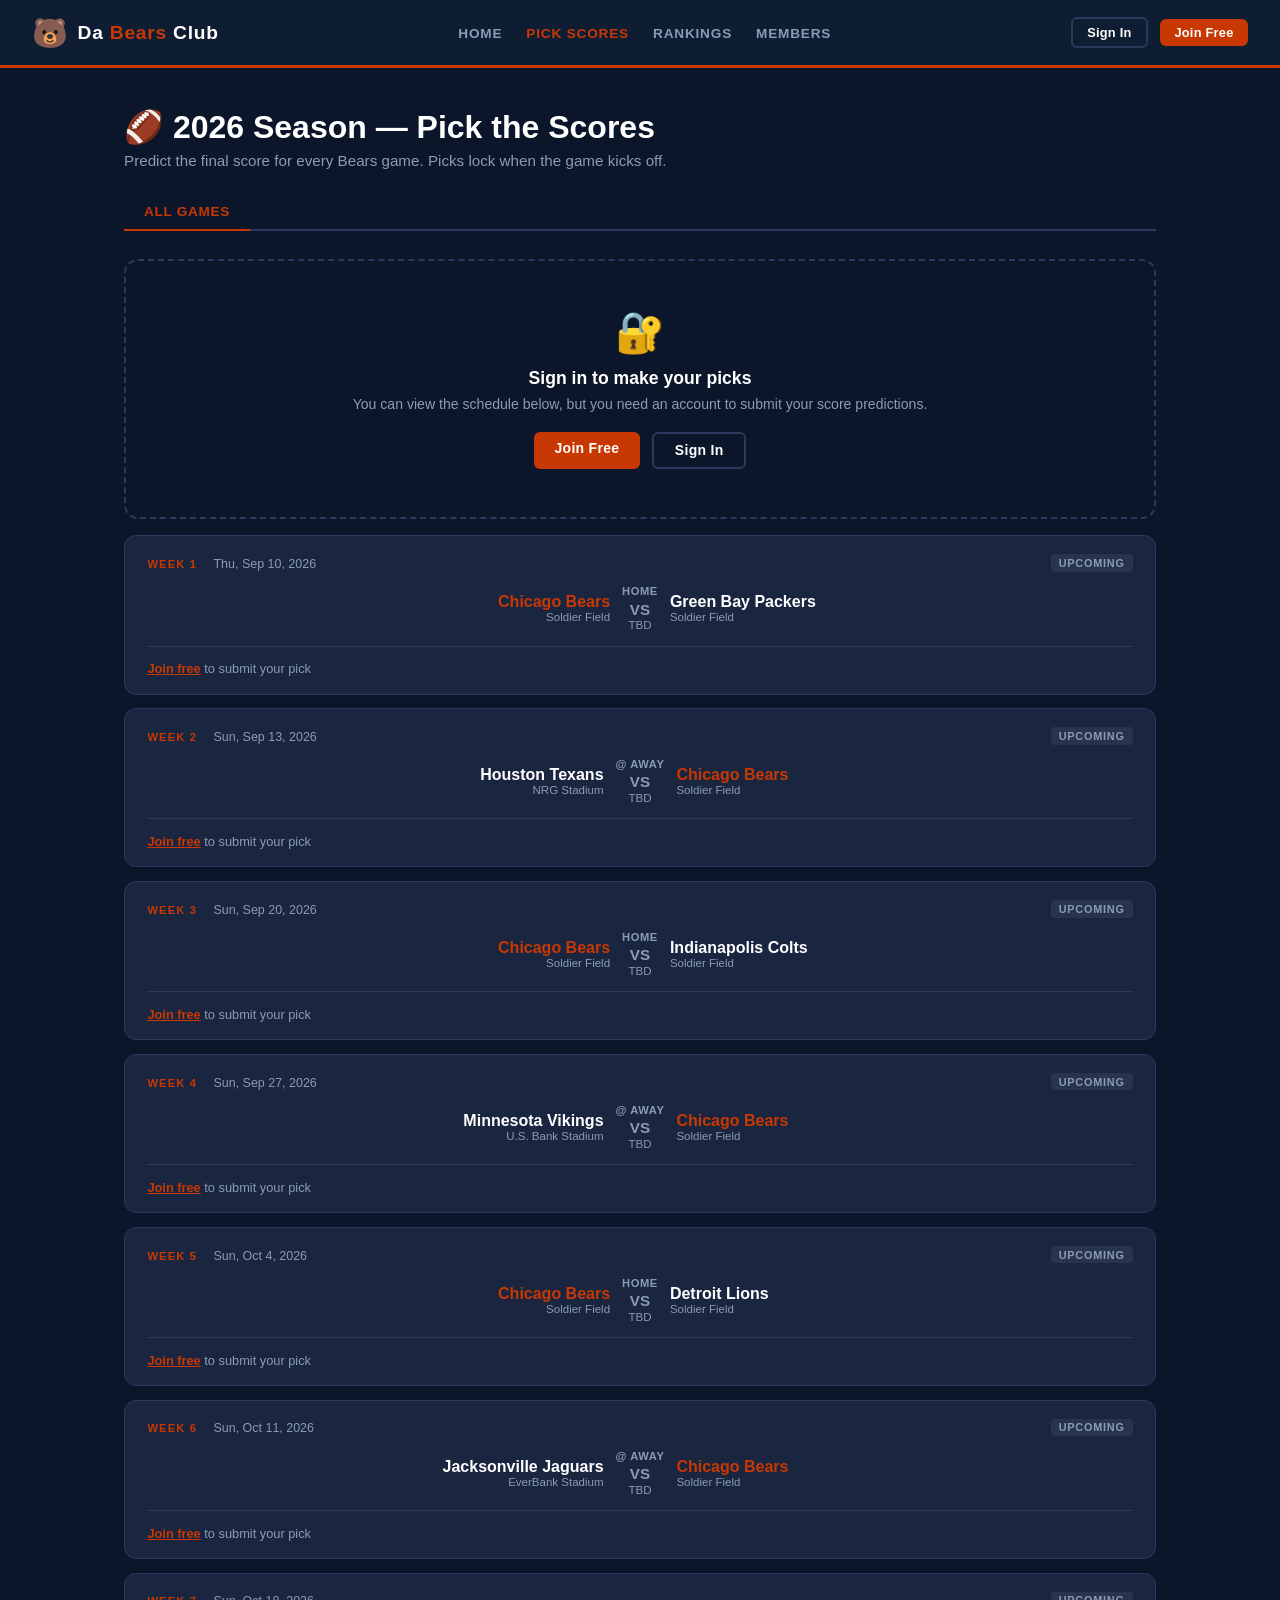
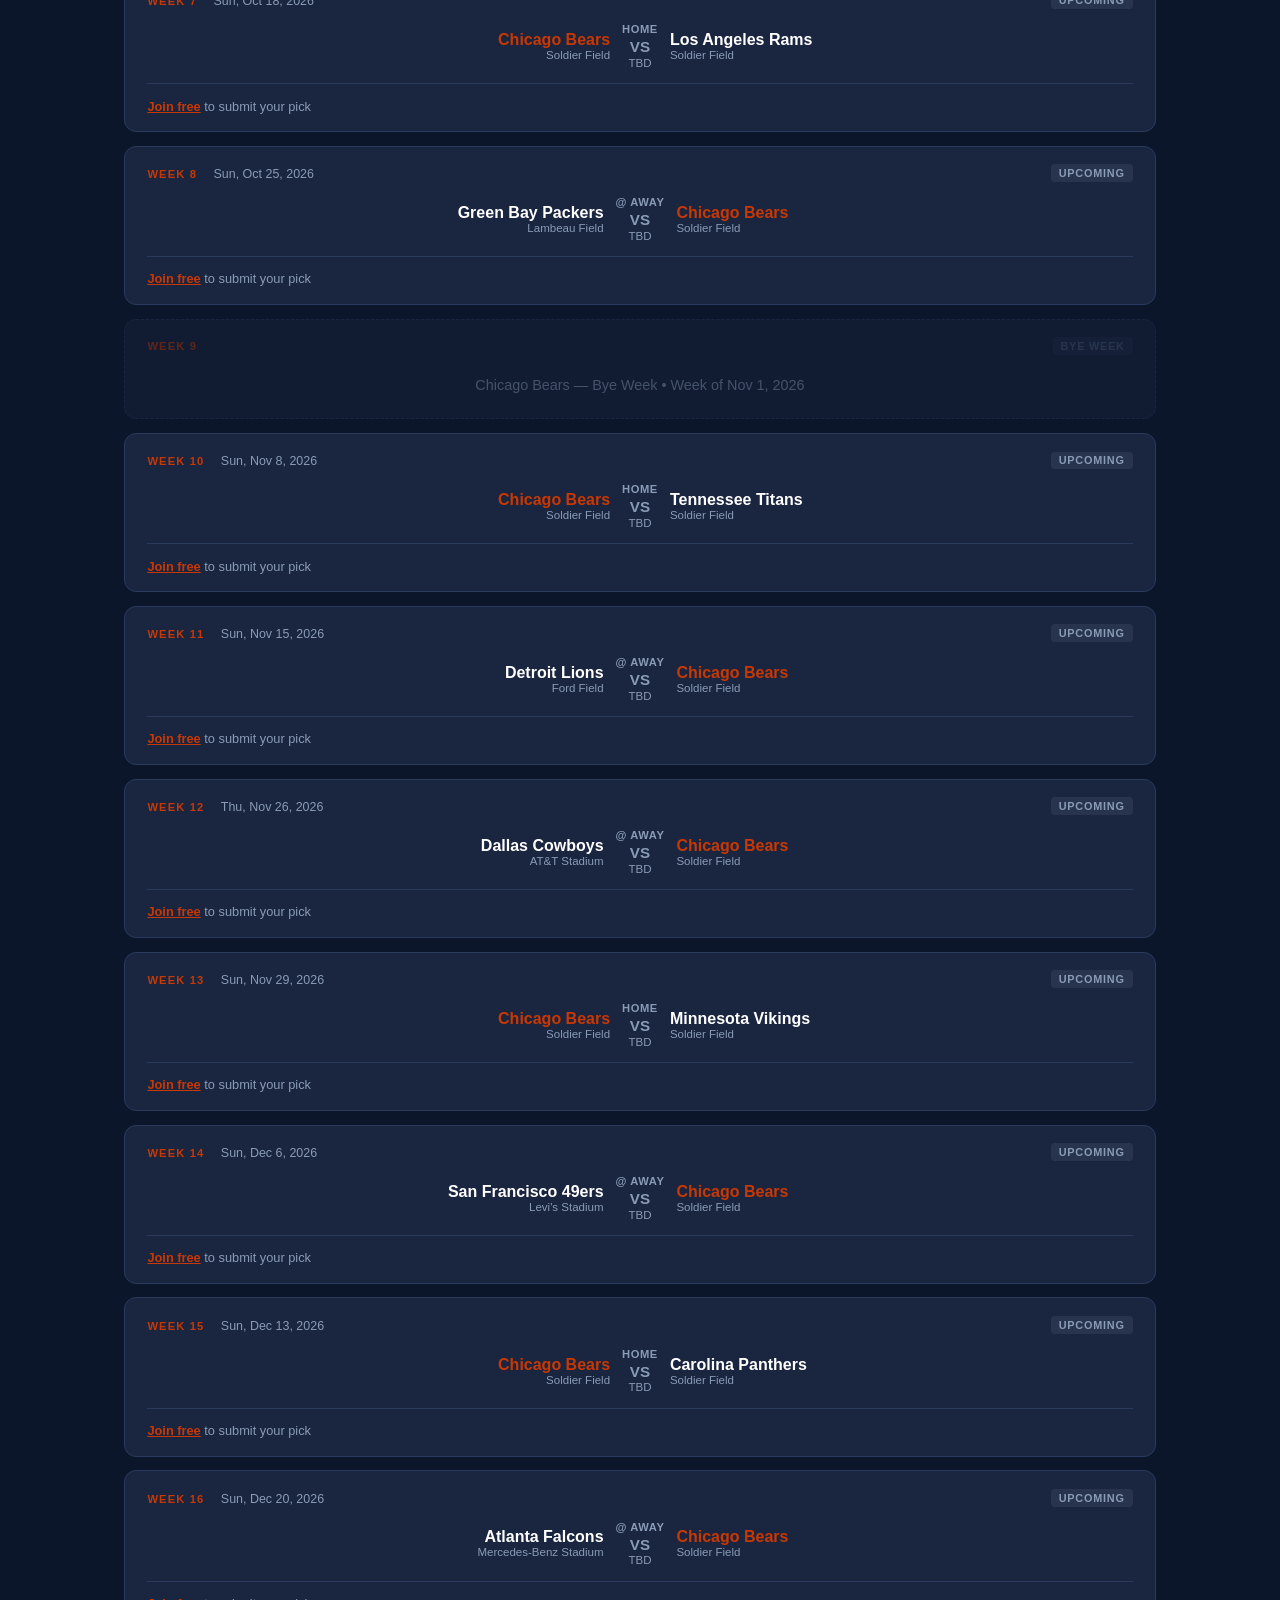
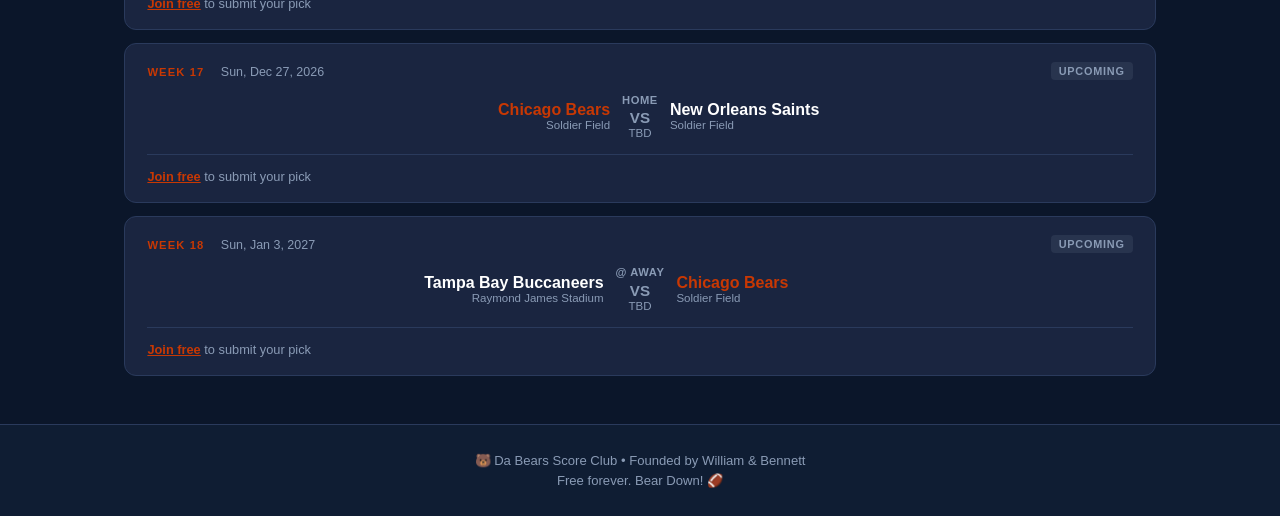
<file: games.html>
<!DOCTYPE html>
<html lang="en">
<head>
  <meta charset="UTF-8">
  <meta name="viewport" content="width=device-width, initial-scale=1.0">
  <title>Pick Scores — Da Bears Score Club</title>
  <link rel="stylesheet" href="style.css">
</head>
<body>

<nav>
  <a href="index.html" class="nav-logo">
    <span class="bear-icon">🐻</span>
    <span class="logo-text">Da <span>Bears</span> Club</span>
  </a>
  <ul class="nav-links">
    <li><a href="index.html">Home</a></li>
    <li><a href="games.html" class="active">Pick Scores</a></li>
    <li><a href="rankings.html">Rankings</a></li>
    <li><a href="members.html">Members</a></li>
  </ul>
  <div class="nav-auth" id="nav-auth"></div>
</nav>

<div class="page-header">
  <h1>🏈 2026 Season — Pick the Scores</h1>
  <p>Predict the final score for every Bears game. Picks lock when the game kicks off.</p>
</div>

<div style="max-width:1080px;margin:0 auto;padding:0 1.5rem 3rem">

  <!-- Stats (logged-in only) -->
  <div id="stats-section" style="display:none;margin-bottom:1.75rem">
    <div class="stats-row" id="stats-row"></div>
  </div>

  <!-- Tabs -->
  <div class="tabs">
    <button class="tab-btn active" onclick="showTab('all', this)">All Games</button>
    <button class="tab-btn" onclick="showTab('mypicks', this)" id="mypicks-tab">My Picks</button>
  </div>

  <!-- Auth prompt (logged-out) -->
  <div id="auth-prompt" style="display:none">
    <div class="auth-prompt">
      <span class="ap-icon">🔐</span>
      <h3>Sign in to make your picks</h3>
      <p>You can view the schedule below, but you need an account to submit your score predictions.</p>
      <div style="display:flex;gap:0.75rem;justify-content:center">
        <a href="register.html" class="btn btn-primary">Join Free</a>
        <a href="login.html" class="btn btn-outline">Sign In</a>
      </div>
    </div>
  </div>

  <!-- Games list -->
  <div class="games-grid" id="games-list"></div>

  <!-- My picks tab content -->
  <div id="mypicks-content" style="display:none">
    <div class="games-grid" id="mypicks-list"></div>
  </div>

</div>

<!-- Footer -->
<footer>
  <div>🐻 Da Bears Score Club &bull; Founded by William &amp; Bennett</div>
  <div>Free forever. Bear Down! 🏈</div>
</footer>

<script src="app.js"></script>
<script>
let activeTab = 'all';
let currentUser = null;

function showTab(tab, btn) {
  activeTab = tab;
  document.querySelectorAll('.tab-btn').forEach(b => b.classList.remove('active'));
  btn.classList.add('active');
  document.getElementById('games-list').style.display     = tab === 'all'     ? 'flex' : 'none';
  document.getElementById('mypicks-content').style.display = tab === 'mypicks' ? 'block' : 'none';
}

function ptsBadge(pts) {
  if (pts === null) return '';
  const cls = pts === 10 ? 'pts-10' : pts === 7 ? 'pts-7' : pts === 5 ? 'pts-5' : pts === 3 ? 'pts-3' : 'pts-0';
  const lbl = pts === 10 ? '🎯 10 pts — EXACT!' : pts === 7 ? '⭐ 7 pts' : pts === 5 ? '5 pts' : pts === 3 ? '3 pts' : '0 pts';
  return `<span class="pick-result-pts ${cls}">${lbl}</span>`;
}

function renderGameCard(game, user, showPickForm) {
  const isBye = !!game.isBye;
  if (isBye) {
    return `<div class="game-card is-bye">
      <div class="game-meta-row">
        <span class="game-week-label">Week ${game.week}</span>
        <span class="game-status-tag status-bye">BYE WEEK</span>
      </div>
      <div style="text-align:center;color:var(--gray);padding:0.5rem 0;font-size:0.9rem">Chicago Bears — Bye Week &bull; ${game.date}</div>
    </div>`;
  }

  const homeTeam = game.home ? 'Chicago Bears' : game.opp;
  const awayTeam = game.home ? game.opp       : 'Chicago Bears';
  const homeIsB  = game.home;
  const awayIsB  = !game.home;

  let matchupHTML = '';
  if (game.complete) {
    const bearsFinal = game.finalBears;
    const oppFinal   = game.finalOpp;
    const homeScore  = game.home ? bearsFinal : oppFinal;
    const awayScore  = game.home ? oppFinal   : bearsFinal;
    matchupHTML = `<div class="game-matchup">
      <div class="team-block" style="text-align:right">
        <div class="team-name-main ${homeIsB?'is-bears':''}">${homeTeam}</div>
        <div class="team-location-small">${game.home ? 'Soldier Field' : game.venue}</div>
      </div>
      <div class="vs-block">
        <div class="at-home-tag">${game.home ? 'HOME' : '@ AWAY'}</div>
        <div class="vs-final">${homeScore} – ${awayScore}</div>
        <div style="font-size:0.7rem;color:#5bd378;margin-top:0.15rem">FINAL</div>
      </div>
      <div class="team-block">
        <div class="team-name-main ${awayIsB?'is-bears':''}">${awayTeam}</div>
        <div class="team-location-small">${!game.home ? 'Soldier Field' : game.venue}</div>
      </div>
    </div>`;
  } else {
    matchupHTML = `<div class="game-matchup">
      <div class="team-block" style="text-align:right">
        <div class="team-name-main ${homeIsB?'is-bears':''}">${homeTeam}</div>
        <div class="team-location-small">${game.home ? 'Soldier Field' : game.venue}</div>
      </div>
      <div class="vs-block">
        <div class="at-home-tag">${game.home ? 'HOME' : '@ AWAY'}</div>
        <div style="font-size:0.95rem;color:var(--gray);font-weight:700">VS</div>
        <div style="font-size:0.72rem;color:var(--gray);margin-top:0.1rem">${game.time}</div>
      </div>
      <div class="team-block">
        <div class="team-name-main ${awayIsB?'is-bears':''}">${awayTeam}</div>
        <div class="team-location-small">${!game.home ? 'Soldier Field' : game.venue}</div>
      </div>
    </div>`;
  }

  let pickHTML = '';
  if (showPickForm && !game.complete) {
    const pick = user ? getUserPick(user.id, game.id) : null;
    const bVal = pick ? pick.bearsScore : '';
    const oVal = pick ? pick.oppScore   : '';
    const hasPick = pick !== null;

    // Label order: Bears score first if home, opp score first if away
    const leftLabel  = game.home ? 'Bears' : game.opp;
    const rightLabel = game.home ? game.opp : 'Bears';
    const leftId     = `h_${game.id}`;
    const rightId    = `a_${game.id}`;
    const leftVal    = game.home ? bVal : oVal;
    const rightVal   = game.home ? oVal : bVal;

    pickHTML = `
      <div class="pick-row">
        <div style="display:flex;align-items:center;gap:0.5rem;flex-wrap:wrap">
          <span style="font-size:0.78rem;color:var(--gray);font-weight:700;text-transform:uppercase;letter-spacing:0.05em">Your Pick:</span>
          <div class="pick-inputs">
            <span style="font-size:0.75rem;color:var(--gray)">${leftLabel}</span>
            <input type="number" class="score-input" id="${leftId}" min="0" max="99" value="${leftVal}" placeholder="—">
            <span class="score-dash">–</span>
            <input type="number" class="score-input" id="${rightId}" min="0" max="99" value="${rightVal}" placeholder="—">
            <span style="font-size:0.75rem;color:var(--gray)">${rightLabel}</span>
          </div>
        </div>
        <div class="pick-actions">
          ${hasPick ? `<span class="pick-saved-tag" id="saved_${game.id}">✓ SAVED</span>` : `<span style="font-size:0.72rem;color:var(--gray)" id="saved_${game.id}"></span>`}
          <button class="btn btn-primary btn-sm" onclick="submitPick('${game.id}','${leftId}','${rightId}','${game.home}')">
            ${hasPick ? 'Update' : 'Save Pick'}
          </button>
        </div>
      </div>`;
  } else if (game.complete && user) {
    const pick = getUserPick(user.id, game.id);
    if (pick) {
      const pts = calcPoints(pick, game);
      const pHome = game.home ? pick.bearsScore : pick.oppScore;
      const pAway = game.home ? pick.oppScore   : pick.bearsScore;
      pickHTML = `
        <div class="pick-row">
          <div style="display:flex;align-items:center;gap:0.6rem;flex-wrap:wrap">
            <span style="font-size:0.78rem;color:var(--gray)">Your pick:</span>
            <span style="font-weight:800">${pHome} – ${pAway}</span>
            ${ptsBadge(pts)}
          </div>
        </div>`;
    } else if (showPickForm) {
      pickHTML = `<div class="pick-row"><span style="font-size:0.78rem;color:var(--gray)">You didn't pick this game.</span></div>`;
    }
  } else if (!game.complete && !user) {
    pickHTML = `<div class="pick-row">
      <span style="font-size:0.8rem;color:var(--gray)"><a href="register.html" style="color:var(--orange);font-weight:700">Join free</a> to submit your pick</span>
    </div>`;
  }

  const statusTag = game.complete
    ? '<span class="game-status-tag status-complete">Final</span>'
    : '<span class="game-status-tag status-upcoming">Upcoming</span>';

  return `<div class="game-card ${game.complete?'is-complete':''}">
    <div class="game-meta-row">
      <div>
        <span class="game-week-label">Week ${game.week}</span>
        <span class="game-date-label" style="margin-left:0.75rem">${game.date}</span>
      </div>
      ${statusTag}
    </div>
    ${matchupHTML}
    ${pickHTML}
  </div>`;
}

async function submitPick(gameId, leftId, rightId, homeIsBears) {
  homeIsBears = homeIsBears === 'true' || homeIsBears === true;
  const leftVal  = parseInt(document.getElementById(leftId).value)  || 0;
  const rightVal = parseInt(document.getElementById(rightId).value) || 0;
  const bearsScore = homeIsBears ? leftVal  : rightVal;
  const oppScore   = homeIsBears ? rightVal : leftVal;

  const res = await savePick(gameId, bearsScore, oppScore);
  const savedEl = document.getElementById('saved_' + gameId);
  if (res.ok) {
    if (savedEl) {
      savedEl.className = 'pick-saved-tag';
      savedEl.textContent = '✓ SAVED';
    }
    // Update button text
    const btn = savedEl ? savedEl.nextElementSibling : null;
    if (btn) btn.textContent = 'Update';
  } else {
    alert(res.err);
  }
}

function renderStats(user) {
  const stats = userStats(user.id);
  const section = document.getElementById('stats-section');
  const row     = document.getElementById('stats-row');
  section.style.display = 'block';
  row.innerHTML = `
    <div class="stat-card"><div class="stat-value">${stats.picks}</div><div class="stat-label">Picks Made</div></div>
    <div class="stat-card"><div class="stat-value">${stats.total}</div><div class="stat-label">Total Points</div></div>
    <div class="stat-card"><div class="stat-value">${stats.exact}</div><div class="stat-label">Exact Scores</div></div>
    <div class="stat-card"><div class="stat-value">${stats.correct}</div><div class="stat-label">Correct Results</div></div>
  `;
}

function renderMyPicks(user) {
  const list = document.getElementById('mypicks-list');
  const picks = getPicks().filter(p => p.userId === user.id);
  const pickedGames = SCHEDULE.filter(g => !g.isBye && picks.find(p => p.gameId === g.id));
  if (pickedGames.length === 0) {
    list.innerHTML = `<div class="empty-state"><span class="es-icon">🏈</span><p>You haven't made any picks yet.<br><a href="#" onclick="showTab('all', document.querySelector('.tab-btn'));return false" style="color:var(--orange);font-weight:700">Go pick some scores!</a></p></div>`;
    return;
  }
  list.innerHTML = pickedGames.map(g => renderGameCard(g, user, true)).join('');
}

// ── INIT ──────────────────────────────────────────────────
document.addEventListener('DOMContentLoaded', async () => {
  await DB_READY;
  currentUser = getCurrentUser();
  const authPrompt = document.getElementById('auth-prompt');
  const gamesList  = document.getElementById('games-list');
  const myPicksTab = document.getElementById('mypicks-tab');

  if (!currentUser) {
    authPrompt.style.display = 'block';
    myPicksTab.style.display = 'none';
  } else {
    renderStats(currentUser);
  }

  // Render all games
  gamesList.innerHTML = SCHEDULE.map(g => renderGameCard(g, currentUser, !!currentUser)).join('');

  // My picks tab
  if (currentUser) {
    document.getElementById('mypicks-content').innerHTML = `<div class="games-grid" id="mypicks-list"></div>`;
  }
});

// Override showTab to also render my picks lazily
const _origShowTab = showTab;
window.showTab = function(tab, btn) {
  _origShowTab(tab, btn);
  if (tab === 'mypicks' && currentUser) {
    renderMyPicks(currentUser);
  }
};
</script>

</body>
</html>
</file>
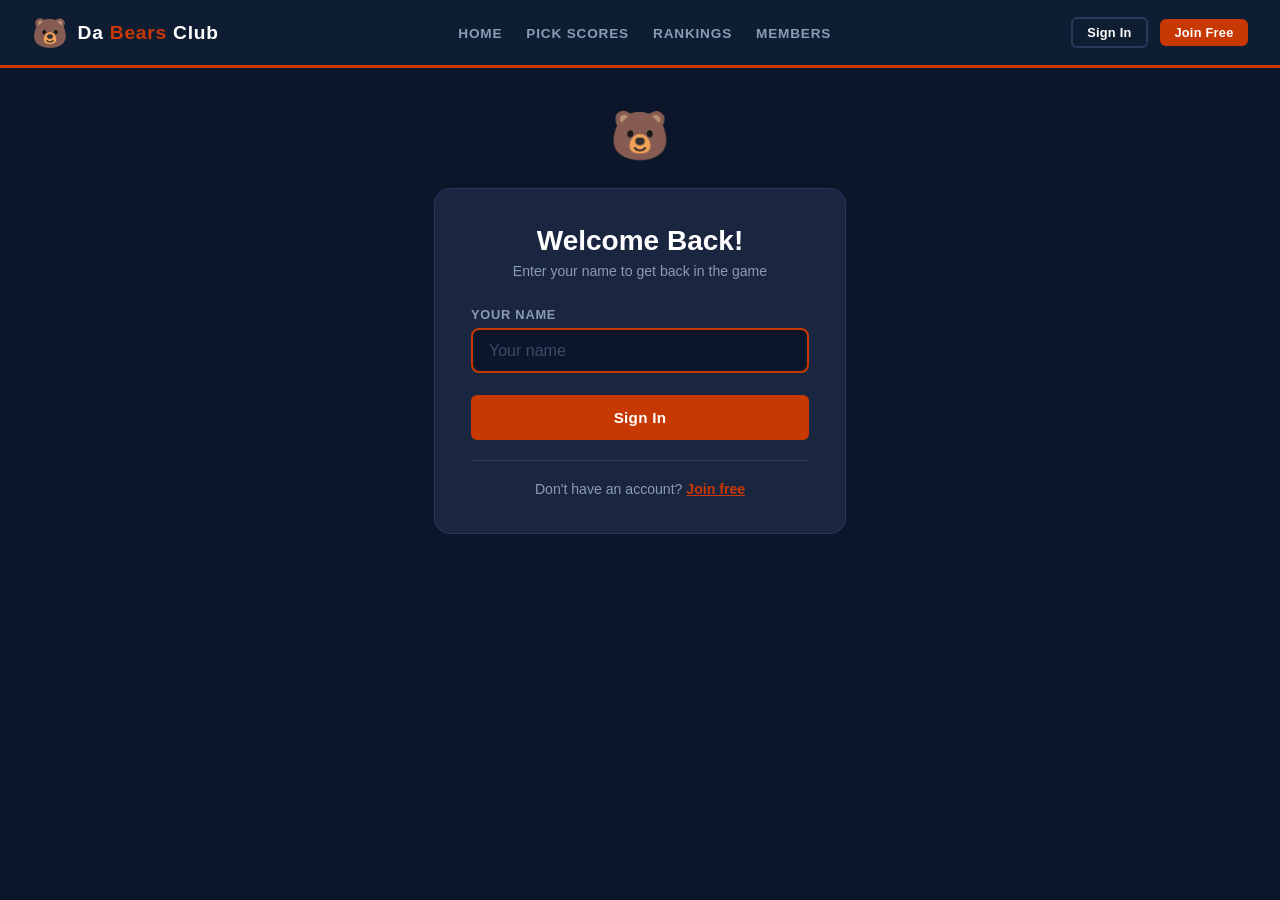
<file: login.html>
<!DOCTYPE html>
<html lang="en">
<head>
  <meta charset="UTF-8">
  <meta name="viewport" content="width=device-width, initial-scale=1.0">
  <title>Sign In — Da Bears Score Club</title>
  <link rel="stylesheet" href="style.css">
</head>
<body>

<nav>
  <a href="index.html" class="nav-logo">
    <span class="bear-icon">🐻</span>
    <span class="logo-text">Da <span>Bears</span> Club</span>
  </a>
  <ul class="nav-links">
    <li><a href="index.html">Home</a></li>
    <li><a href="games.html">Pick Scores</a></li>
    <li><a href="rankings.html">Rankings</a></li>
    <li><a href="members.html">Members</a></li>
  </ul>
  <div class="nav-auth" id="nav-auth"></div>
</nav>

<div class="form-container">
  <span class="form-top-icon">🐻</span>

  <div class="form-card">
    <h1 class="form-title">Welcome Back!</h1>
    <p class="form-subtitle">Enter your name to get back in the game</p>

    <div id="msg"></div>

    <form id="login-form">
      <div class="form-group">
        <label class="form-label" for="username">Your Name</label>
        <input type="text" id="username" class="form-input" placeholder="Your name" required autofocus>
      </div>

      <button type="submit" class="btn btn-primary" style="width:100%;padding:0.85rem;margin-top:0.25rem;font-size:0.95rem">
        Sign In
      </button>
    </form>

    <hr class="divider">
    <p style="text-align:center;color:var(--gray);font-size:0.88rem">
      Don't have an account?
      <a href="register.html" style="color:var(--orange);font-weight:700">Join free</a>
    </p>
  </div>
</div>

<script src="app.js"></script>
<script>
  document.addEventListener('DOMContentLoaded', async () => {
    await DB_READY;
    if (isLoggedIn()) { window.location.href = 'games.html'; return; }

    document.getElementById('login-form').addEventListener('submit', function(e) {
      e.preventDefault();
      const uname = document.getElementById('username').value;
      const msg   = document.getElementById('msg');
      const res   = login(uname);

      if (res.ok) {
        msg.innerHTML = '<div class="alert alert-success">✅ Signed in! Redirecting...</div>';
        const params = new URLSearchParams(location.search);
        setTimeout(() => location.href = params.get('r') || 'games.html', 1000);
      } else {
        msg.innerHTML = `<div class="alert alert-error">⚠️ ${res.err}</div>`;
      }
    });
  });
</script>

</body>
</html>
</file>
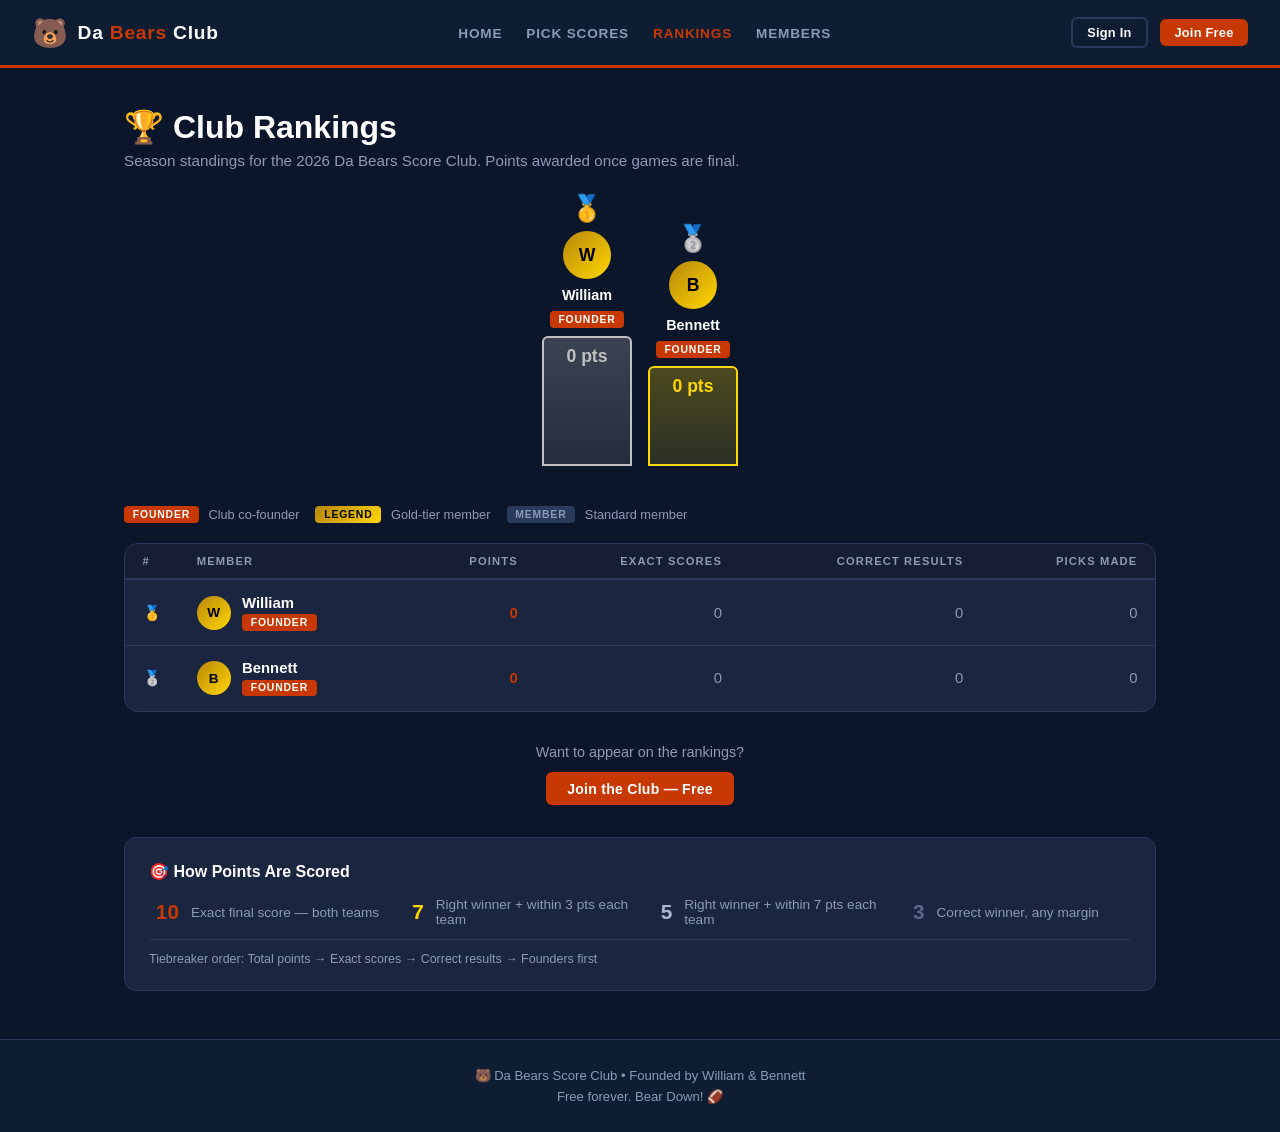
<file: rankings.html>
<!DOCTYPE html>
<html lang="en">
<head>
  <meta charset="UTF-8">
  <meta name="viewport" content="width=device-width, initial-scale=1.0">
  <title>Rankings — Da Bears Score Club</title>
  <link rel="stylesheet" href="style.css">
</head>
<body>

<nav>
  <a href="index.html" class="nav-logo">
    <span class="bear-icon">🐻</span>
    <span class="logo-text">Da <span>Bears</span> Club</span>
  </a>
  <ul class="nav-links">
    <li><a href="index.html">Home</a></li>
    <li><a href="games.html">Pick Scores</a></li>
    <li><a href="rankings.html" class="active">Rankings</a></li>
    <li><a href="members.html">Members</a></li>
  </ul>
  <div class="nav-auth" id="nav-auth"></div>
</nav>

<div class="page-header">
  <h1>🏆 Club Rankings</h1>
  <p>Season standings for the 2026 Da Bears Score Club. Points awarded once games are final.</p>
</div>

<div style="max-width:1080px;margin:0 auto;padding:0 1.5rem 3rem">

  <!-- Top 3 podium (rendered dynamically) -->
  <div id="podium" style="display:none;justify-content:center;align-items:flex-end;gap:1rem;margin-bottom:2.5rem;flex-wrap:wrap"></div>

  <!-- Legend / info strip -->
  <div style="display:flex;gap:1rem;align-items:center;flex-wrap:wrap;margin-bottom:1.25rem">
    <div style="display:flex;gap:0.6rem;align-items:center;font-size:0.8rem;color:var(--gray)">
      <span class="badge badge-founder">Founder</span> Club co-founder
    </div>
    <div style="display:flex;gap:0.6rem;align-items:center;font-size:0.8rem;color:var(--gray)">
      <span class="badge badge-legend">Legend</span> Gold-tier member
    </div>
    <div style="display:flex;gap:0.6rem;align-items:center;font-size:0.8rem;color:var(--gray)">
      <span class="badge badge-member">Member</span> Standard member
    </div>
  </div>

  <!-- Main table -->
  <div class="rankings-wrap">
    <table class="rankings-table">
      <thead>
        <tr>
          <th style="width:50px">#</th>
          <th>Member</th>
          <th style="text-align:right">Points</th>
          <th style="text-align:right">Exact Scores</th>
          <th style="text-align:right">Correct Results</th>
          <th style="text-align:right">Picks Made</th>
        </tr>
      </thead>
      <tbody id="rankings-body">
        <tr><td colspan="6" style="text-align:center;padding:2rem;color:var(--gray)">Loading...</td></tr>
      </tbody>
    </table>
  </div>

  <!-- CTA for non-members -->
  <div id="join-cta" style="display:none;margin-top:2rem;text-align:center">
    <div style="color:var(--gray);font-size:0.9rem;margin-bottom:0.75rem">Want to appear on the rankings?</div>
    <a href="register.html" class="btn btn-primary">Join the Club — Free</a>
  </div>

  <!-- Points guide -->
  <div class="card" style="margin-top:2rem">
    <h3 style="font-size:1rem;font-weight:800;margin-bottom:1rem">🎯 How Points Are Scored</h3>
    <div style="display:grid;grid-template-columns:repeat(auto-fit,minmax(200px,1fr));gap:0.75rem;font-size:0.85rem">
      <div style="display:flex;align-items:center;gap:0.75rem">
        <span style="font-size:1.3rem;font-weight:900;color:var(--orange);width:30px;text-align:right">10</span>
        <span style="color:var(--gray)">Exact final score — both teams</span>
      </div>
      <div style="display:flex;align-items:center;gap:0.75rem">
        <span style="font-size:1.3rem;font-weight:900;color:var(--gold);width:30px;text-align:right">7</span>
        <span style="color:var(--gray)">Right winner + within 3 pts each team</span>
      </div>
      <div style="display:flex;align-items:center;gap:0.75rem">
        <span style="font-size:1.3rem;font-weight:900;color:#aab8d0;width:30px;text-align:right">5</span>
        <span style="color:var(--gray)">Right winner + within 7 pts each team</span>
      </div>
      <div style="display:flex;align-items:center;gap:0.75rem">
        <span style="font-size:1.3rem;font-weight:900;color:#5a6a8a;width:30px;text-align:right">3</span>
        <span style="color:var(--gray)">Correct winner, any margin</span>
      </div>
    </div>
    <div style="font-size:0.78rem;color:var(--gray);margin-top:0.75rem;border-top:1px solid var(--border);padding-top:0.75rem">
      Tiebreaker order: Total points → Exact scores → Correct results → Founders first
    </div>
  </div>

</div>

<footer>
  <div>🐻 Da Bears Score Club &bull; Founded by William &amp; Bennett</div>
  <div>Free forever. Bear Down! 🏈</div>
</footer>

<script src="app.js"></script>
<script>
function rankIcon(i) {
  if (i === 0) return '🥇';
  if (i === 1) return '🥈';
  if (i === 2) return '🥉';
  return '';
}

function renderPodium(ranked) {
  if (ranked.length === 0) return;
  const podium = document.getElementById('podium');

  const top = ranked.slice(0, Math.min(3, ranked.length));
  // Reorder: 2nd, 1st, 3rd (classic podium)
  const order = top.length === 1 ? [top[0]] :
                top.length === 2 ? [top[0], top[1]] :
                [top[1], top[0], top[2]];
  const heights = top.length === 1 ? ['130px'] :
                  top.length === 2 ? ['130px','100px'] :
                  ['100px','130px','85px'];

  podium.style.display = 'flex';
  podium.innerHTML = order.map((u, oi) => {
    const realRank = ranked.indexOf(u);
    const h = heights[oi];
    const avClass = u.memberType === 'legend' ? 'player-avatar-sm legend-av' : 'player-avatar-sm';
    const medalColors = ['#C0C0C0','#FFD700','#CD7F32'];
    const medal = medalColors[realRank] || 'var(--border)';
    return `<div style="text-align:center;display:flex;flex-direction:column;align-items:center;gap:0.5rem">
      <div style="font-size:1.6rem">${rankIcon(realRank)}</div>
      <div class="${avClass}" style="width:48px;height:48px;font-size:1.1rem">${u.displayName[0].toUpperCase()}</div>
      <div style="font-weight:700;font-size:0.9rem">${u.displayName}</div>
      <div style="font-size:0.75rem">${badgeHTML(u)}</div>
      <div style="width:90px;height:${h};background:linear-gradient(to top,${medal}22,${medal}44);border:2px solid ${medal};border-radius:6px 6px 0 0;display:flex;align-items:flex-start;justify-content:center;padding-top:0.5rem">
        <span style="font-size:1.1rem;font-weight:900;color:${medal}">${u.total} pts</span>
      </div>
    </div>`;
  }).join('');
}

function renderTable(ranked) {
  const tbody = document.getElementById('rankings-body');
  const user  = getCurrentUser();

  if (ranked.length === 0) {
    tbody.innerHTML = `<tr><td colspan="6">
      <div class="empty-state">
        <span class="es-icon">🏆</span>
        <p>No members yet — <a href="register.html" style="color:var(--orange);font-weight:700">be the first to join!</a></p>
      </div>
    </td></tr>`;
    return;
  }

  tbody.innerHTML = ranked.map((u, i) => {
    const rankClass = i === 0 ? 'rank-1' : i === 1 ? 'rank-2' : i === 2 ? 'rank-3' : '';
    const isMe = user && user.id === u.id;
    const avClass = u.memberType === 'legend' ? 'player-avatar-sm legend-av' : 'player-avatar-sm';
    return `<tr class="${isMe?'is-current-user':''}">
      <td class="rank-num ${rankClass}">${rankIcon(i) || (i+1)}</td>
      <td>
        <div class="player-cell">
          <div class="${avClass}">${u.displayName[0].toUpperCase()}</div>
          <div>
            <div class="player-name-main">${u.displayName}${isMe ? ' <span style="font-size:0.7rem;color:var(--gray)">(you)</span>' : ''}</div>
            <div style="display:flex;gap:0.35rem;margin-top:0.2rem;flex-wrap:wrap">
              ${badgeHTML(u)}
              ${u.isFounder ? '' : ''}
            </div>
          </div>
        </div>
      </td>
      <td style="text-align:right" class="pts-main">${u.total}</td>
      <td style="text-align:right" class="sub-stat">${u.exact}</td>
      <td style="text-align:right" class="sub-stat">${u.correct}</td>
      <td style="text-align:right" class="sub-stat">${u.picks}</td>
    </tr>`;
  }).join('');
}

document.addEventListener('DOMContentLoaded', async () => {
  await DB_READY;
  const ranked = getRankings();
  const user   = getCurrentUser();

  renderPodium(ranked);
  renderTable(ranked);

  if (!user) {
    document.getElementById('join-cta').style.display = 'block';
  }
});
</script>

</body>
</html>
</file>
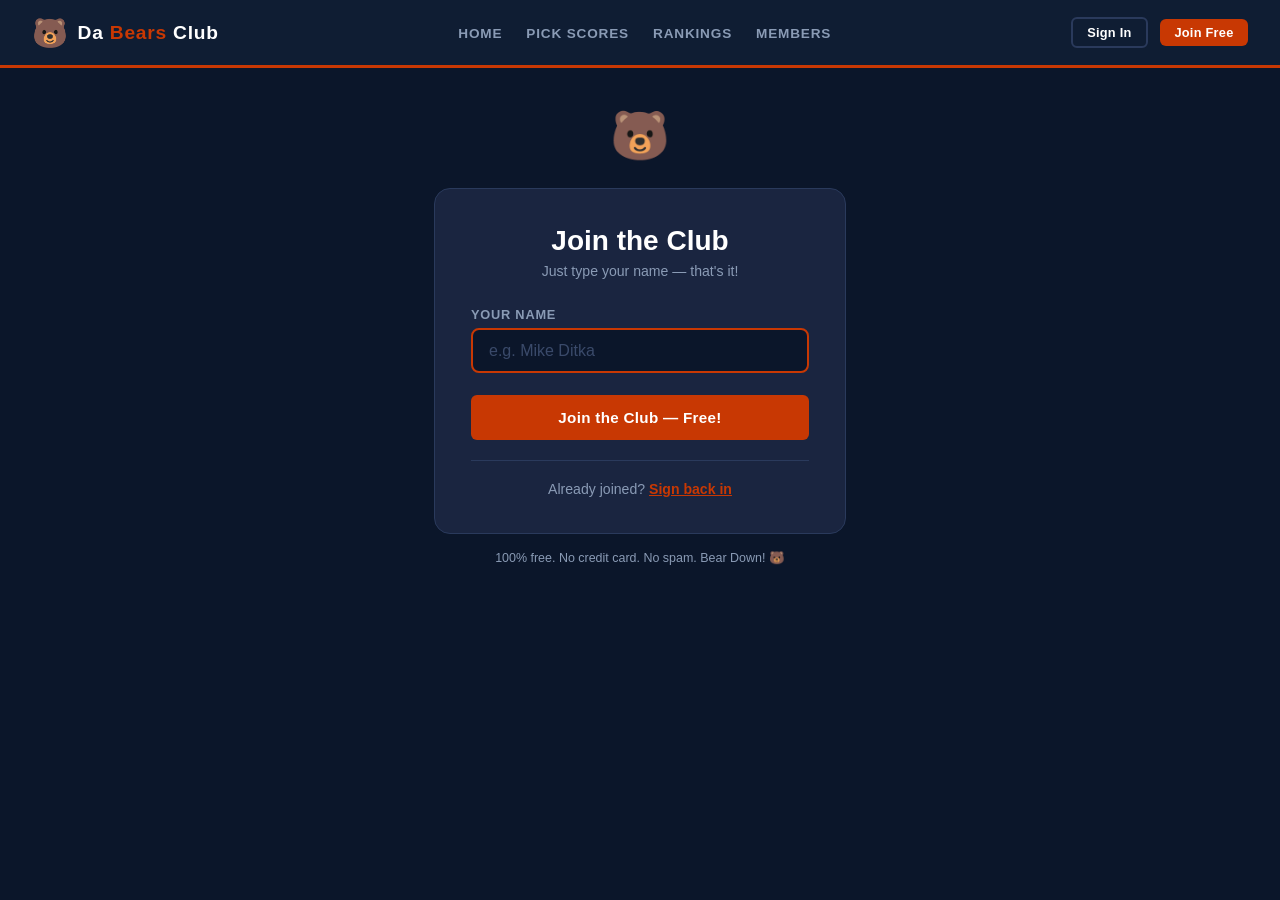
<file: register.html>
<!DOCTYPE html>
<html lang="en">
<head>
  <meta charset="UTF-8">
  <meta name="viewport" content="width=device-width, initial-scale=1.0">
  <title>Join the Club — Da Bears Score Club</title>
  <link rel="stylesheet" href="style.css">
</head>
<body>

<nav>
  <a href="index.html" class="nav-logo">
    <span class="bear-icon">🐻</span>
    <span class="logo-text">Da <span>Bears</span> Club</span>
  </a>
  <ul class="nav-links">
    <li><a href="index.html">Home</a></li>
    <li><a href="games.html">Pick Scores</a></li>
    <li><a href="rankings.html">Rankings</a></li>
    <li><a href="members.html">Members</a></li>
  </ul>
  <div class="nav-auth" id="nav-auth"></div>
</nav>

<div class="form-container">
  <span class="form-top-icon">🐻</span>

  <div class="form-card">
    <h1 class="form-title">Join the Club</h1>
    <p class="form-subtitle">Just type your name — that's it!</p>

    <div id="msg"></div>

    <form id="reg-form">
      <div class="form-group">
        <label class="form-label" for="displayName">Your Name</label>
        <input type="text" id="displayName" class="form-input" placeholder="e.g. Mike Ditka" maxlength="30" required autofocus>
      </div>

      <button type="submit" class="btn btn-primary" style="width:100%;padding:0.85rem;margin-top:0.25rem;font-size:0.95rem">
        Join the Club — Free!
      </button>
    </form>

    <hr class="divider">
    <p style="text-align:center;color:var(--gray);font-size:0.88rem">
      Already joined?
      <a href="login.html" style="color:var(--orange);font-weight:700">Sign back in</a>
    </p>
  </div>

  <p style="text-align:center;color:var(--gray);font-size:0.78rem;margin-top:1rem">
    100% free. No credit card. No spam. Bear Down! 🐻
  </p>
</div>

<script src="app.js"></script>
<script>
  document.addEventListener('DOMContentLoaded', async () => {
    await DB_READY;

    document.getElementById('reg-form').addEventListener('submit', async function(e) {
      e.preventDefault();
      const name = document.getElementById('displayName').value;
      const msg  = document.getElementById('msg');
      const btn  = e.target.querySelector('button[type="submit"]');

      btn.disabled = true;
      btn.textContent = 'Saving...';

      const res = await register(name);
      if (res.ok) {
        msg.innerHTML = '<div class="alert alert-success">🎉 Welcome to Da Bears Club! Taking you to the picks...</div>';
        setTimeout(() => location.href = 'games.html', 1400);
      } else {
        msg.innerHTML = `<div class="alert alert-error">⚠️ ${res.err}</div>`;
        btn.disabled = false;
        btn.textContent = 'Join the Club — Free!';
      }
    });
  });
</script>

</body>
</html>
</file>
<file: style.css>
/* Da Bears Score Club — Stylesheet */
:root {
  --navy: #0B162A;
  --navy-light: #1a2540;
  --navy-mid: #0f1d33;
  --orange: #C83803;
  --orange-light: #e84510;
  --white: #FFFFFF;
  --gray: #8a9bb5;
  --gold: #FFD700;
  --success: #28a745;
  --card-bg: #1a2540;
  --border: #2a3a5c;
}

* { margin: 0; padding: 0; box-sizing: border-box; }

body {
  font-family: -apple-system, BlinkMacSystemFont, 'Segoe UI', Roboto, sans-serif;
  background: var(--navy);
  color: var(--white);
  min-height: 100vh;
}

/* ── Navigation ── */
nav {
  background: var(--navy-mid);
  border-bottom: 3px solid var(--orange);
  padding: 0 2rem;
  display: flex;
  align-items: center;
  justify-content: space-between;
  height: 68px;
  position: sticky;
  top: 0;
  z-index: 100;
}

.nav-logo {
  display: flex;
  align-items: center;
  gap: 0.6rem;
  text-decoration: none;
  color: var(--white);
}
.nav-logo .bear-icon { font-size: 1.8rem; }
.nav-logo .logo-text { font-size: 1.2rem; font-weight: 800; letter-spacing: 0.04em; }
.nav-logo .logo-text span { color: var(--orange); }

.nav-links {
  display: flex;
  align-items: center;
  gap: 1.5rem;
  list-style: none;
}
.nav-links a {
  color: var(--gray);
  text-decoration: none;
  font-weight: 600;
  font-size: 0.85rem;
  letter-spacing: 0.06em;
  text-transform: uppercase;
  transition: color 0.2s;
}
.nav-links a:hover, .nav-links a.active { color: var(--orange); }

.nav-auth { display: flex; align-items: center; gap: 0.75rem; }

/* ── Buttons ── */
.btn {
  padding: 0.55rem 1.3rem;
  border-radius: 6px;
  font-weight: 700;
  font-size: 0.875rem;
  cursor: pointer;
  border: none;
  text-decoration: none;
  display: inline-block;
  transition: all 0.18s;
  letter-spacing: 0.02em;
}
.btn-primary { background: var(--orange); color: var(--white); }
.btn-primary:hover { background: var(--orange-light); transform: translateY(-1px); }
.btn-outline { background: transparent; color: var(--white); border: 2px solid var(--border); }
.btn-outline:hover { border-color: var(--orange); color: var(--orange); }
.btn-sm { padding: 0.35rem 0.9rem; font-size: 0.8rem; }
.btn-lg { padding: 0.85rem 2rem; font-size: 1rem; }
.btn:disabled { opacity: 0.5; cursor: not-allowed; transform: none !important; }

/* ── Hero ── */
.hero {
  background: linear-gradient(160deg, #0a1220 0%, var(--navy-light) 100%);
  padding: 5rem 2rem 4.5rem;
  text-align: center;
  position: relative;
  overflow: hidden;
}
.hero::before {
  content: '';
  position: absolute;
  top: -40%;
  left: 50%;
  transform: translateX(-50%);
  width: 700px;
  height: 700px;
  background: radial-gradient(circle, rgba(200,56,3,0.1) 0%, transparent 65%);
  pointer-events: none;
}
.hero-badge {
  display: inline-block;
  background: rgba(200,56,3,0.18);
  border: 1px solid var(--orange);
  color: var(--orange);
  padding: 0.28rem 1rem;
  border-radius: 999px;
  font-size: 0.78rem;
  font-weight: 700;
  letter-spacing: 0.1em;
  text-transform: uppercase;
  margin-bottom: 1.25rem;
}
.hero h1 {
  font-size: 3.6rem;
  font-weight: 900;
  line-height: 1.05;
  margin-bottom: 1.25rem;
}
.hero h1 .highlight { color: var(--orange); }
.hero p {
  font-size: 1.15rem;
  color: var(--gray);
  max-width: 580px;
  margin: 0 auto 2.25rem;
  line-height: 1.65;
}
.hero-btns { display: flex; gap: 1rem; justify-content: center; flex-wrap: wrap; }

/* ── Layout ── */
.container { max-width: 1080px; margin: 0 auto; padding: 0 1.5rem; }
section { padding: 3.5rem 1.5rem; max-width: 1080px; margin: 0 auto; }
.section-title { font-size: 1.9rem; font-weight: 800; margin-bottom: 0.4rem; text-align: center; }
.section-title span { color: var(--orange); }
.section-subtitle { text-align: center; color: var(--gray); margin-bottom: 2.5rem; font-size: 0.95rem; }

/* ── Cards ── */
.card {
  background: var(--card-bg);
  border: 1px solid var(--border);
  border-radius: 12px;
  padding: 1.5rem;
}

/* ── How It Works ── */
.how-grid {
  display: grid;
  grid-template-columns: repeat(auto-fit, minmax(190px, 1fr));
  gap: 1.25rem;
  margin-top: 2rem;
}
.how-item { text-align: center; padding: 1.5rem 1rem; }
.how-icon { font-size: 2.4rem; margin-bottom: 0.8rem; display: block; }
.how-title { font-weight: 700; font-size: 0.95rem; margin-bottom: 0.4rem; }
.how-desc { color: var(--gray); font-size: 0.83rem; line-height: 1.55; }

/* ── Scoring breakdown ── */
.points-grid {
  display: grid;
  grid-template-columns: repeat(auto-fit, minmax(160px, 1fr));
  gap: 1rem;
}
.points-item {
  text-align: center;
  padding: 1.1rem;
  background: rgba(138,155,181,0.05);
  border-radius: 10px;
  border: 1px solid var(--border);
}
.points-value { font-size: 2rem; font-weight: 900; }
.points-label { font-size: 0.78rem; color: var(--gray); margin-top: 0.3rem; line-height: 1.3; }

/* ── Founders ── */
.founders-grid {
  display: grid;
  grid-template-columns: repeat(auto-fit, minmax(270px, 1fr));
  gap: 1.5rem;
  margin-top: 1.5rem;
}
.founder-card {
  background: var(--card-bg);
  border: 2px solid var(--orange);
  border-radius: 16px;
  padding: 2rem;
  text-align: center;
  position: relative;
}
.founder-card::before {
  content: 'FOUNDER';
  position: absolute;
  top: -1px;
  left: 50%;
  transform: translateX(-50%);
  background: var(--orange);
  color: var(--white);
  font-size: 0.62rem;
  font-weight: 900;
  letter-spacing: 0.15em;
  padding: 0.18rem 0.85rem;
  border-radius: 0 0 8px 8px;
}
.founder-avatar {
  width: 74px;
  height: 74px;
  border-radius: 50%;
  background: linear-gradient(135deg, var(--orange), #ff6a35);
  display: flex;
  align-items: center;
  justify-content: center;
  font-size: 1.9rem;
  font-weight: 900;
  margin: 1rem auto 0.75rem;
  border: 3px solid var(--gold);
}
.founder-name { font-size: 1.35rem; font-weight: 800; }
.founder-title { color: var(--gray); font-size: 0.85rem; margin-top: 0.2rem; }
.founder-quote {
  font-size: 0.85rem;
  color: var(--gray);
  line-height: 1.55;
  margin-top: 0.9rem;
  font-style: italic;
}
.founder-badges { margin-top: 1rem; display: flex; gap: 0.5rem; justify-content: center; }

/* ── Badges ── */
.badge {
  display: inline-block;
  padding: 0.18rem 0.55rem;
  border-radius: 4px;
  font-size: 0.65rem;
  font-weight: 800;
  letter-spacing: 0.08em;
  text-transform: uppercase;
}
.badge-legend { background: linear-gradient(135deg, #b8860b, var(--gold)); color: #000; }
.badge-member { background: var(--border); color: var(--gray); }
.badge-founder { background: var(--orange); color: white; }

/* ── QR Code Section ── */
.qr-section {
  text-align: center;
  padding: 4rem 1.5rem;
  background: var(--navy-mid);
  border-top: 1px solid var(--border);
  border-bottom: 1px solid var(--border);
}
#qrcode {
  display: inline-block;
  padding: 14px;
  background: white;
  border-radius: 12px;
  margin: 1.25rem 0;
  box-shadow: 0 4px 30px rgba(200,56,3,0.3);
}

/* ── Forms ── */
.form-container { max-width: 460px; margin: 2.5rem auto; padding: 0 1.5rem; }
.form-card {
  background: var(--card-bg);
  border: 1px solid var(--border);
  border-radius: 16px;
  padding: 2.25rem;
}
.form-top-icon { text-align: center; font-size: 3rem; margin-bottom: 1.5rem; display: block; }
.form-title { font-size: 1.75rem; font-weight: 800; margin-bottom: 0.4rem; text-align: center; }
.form-subtitle { color: var(--gray); text-align: center; margin-bottom: 1.75rem; font-size: 0.88rem; }
.form-group { margin-bottom: 1.15rem; }
.form-label {
  display: block;
  font-size: 0.8rem;
  font-weight: 700;
  color: var(--gray);
  margin-bottom: 0.35rem;
  text-transform: uppercase;
  letter-spacing: 0.06em;
}
.form-input {
  width: 100%;
  padding: 0.72rem 1rem;
  background: var(--navy);
  border: 2px solid var(--border);
  border-radius: 8px;
  color: var(--white);
  font-size: 1rem;
  transition: border-color 0.2s;
  outline: none;
}
.form-input:focus { border-color: var(--orange); }
.form-input::placeholder { color: #3a4a6a; }
.form-hint { font-size: 0.73rem; color: var(--gray); margin-top: 0.28rem; }

/* ── Member Type Selector ── */
.member-type-grid { display: grid; grid-template-columns: 1fr 1fr; gap: 0.9rem; margin: 0.75rem 0; }
.member-type-option { position: relative; cursor: pointer; }
.member-type-option input[type="radio"] { position: absolute; opacity: 0; width: 0; height: 0; }
.member-type-label {
  display: block;
  padding: 1.1rem 0.75rem;
  border: 2px solid var(--border);
  border-radius: 10px;
  text-align: center;
  cursor: pointer;
  transition: all 0.2s;
}
.member-type-label:hover { border-color: rgba(200,56,3,0.5); }
.member-type-option input:checked + .member-type-label {
  border-color: var(--orange);
  background: rgba(200,56,3,0.1);
}
.member-type-icon { font-size: 1.6rem; margin-bottom: 0.4rem; display: block; }
.member-type-name { font-weight: 700; font-size: 0.9rem; }
.member-type-desc { font-size: 0.72rem; color: var(--gray); margin-top: 0.2rem; }

/* ── Alerts ── */
.alert { padding: 0.7rem 0.9rem; border-radius: 8px; font-size: 0.88rem; margin-bottom: 1rem; }
.alert-success { background: rgba(40,167,69,0.12); border: 1px solid #28a745; color: #5bd378; }
.alert-error { background: rgba(200,56,3,0.12); border: 1px solid var(--orange); color: #ff7a57; }

/* ── Divider ── */
hr.divider { border: none; border-top: 1px solid var(--border); margin: 1.25rem 0; }

/* ── Games Page ── */
.page-header {
  padding: 2.5rem 1.5rem 1.5rem;
  max-width: 1080px;
  margin: 0 auto;
}
.page-header h1 { font-size: 2rem; font-weight: 800; }
.page-header p { color: var(--gray); margin-top: 0.4rem; font-size: 0.95rem; }

.games-grid { display: flex; flex-direction: column; gap: 0.85rem; }

.game-card {
  background: var(--card-bg);
  border: 1px solid var(--border);
  border-radius: 12px;
  padding: 1.1rem 1.4rem;
}
.game-card.is-bye {
  opacity: 0.45;
  border-style: dashed;
}
.game-card.is-complete { border-color: rgba(40,167,69,0.4); }

.game-meta-row {
  display: flex;
  align-items: center;
  justify-content: space-between;
  margin-bottom: 0.85rem;
}
.game-week-label {
  font-size: 0.7rem;
  font-weight: 700;
  text-transform: uppercase;
  letter-spacing: 0.1em;
  color: var(--orange);
}
.game-date-label { font-size: 0.78rem; color: var(--gray); }

.game-matchup {
  display: grid;
  grid-template-columns: 1fr auto 1fr;
  align-items: center;
  gap: 0.75rem;
}
.team-block { display: flex; flex-direction: column; }
.team-block.home-side { text-align: right; }
.team-name-main { font-weight: 700; font-size: 1rem; }
.team-name-main.is-bears { color: var(--orange); }
.team-location-small { font-size: 0.72rem; color: var(--gray); }

.vs-block { text-align: center; }
.at-home-tag {
  font-size: 0.7rem;
  font-weight: 700;
  letter-spacing: 0.05em;
  color: var(--gray);
  margin-bottom: 0.2rem;
}
.vs-final {
  font-size: 1.3rem;
  font-weight: 900;
  letter-spacing: 0.04em;
}

.pick-row {
  display: flex;
  align-items: center;
  gap: 0.75rem;
  margin-top: 0.9rem;
  padding-top: 0.9rem;
  border-top: 1px solid var(--border);
  justify-content: space-between;
  flex-wrap: wrap;
}
.pick-inputs {
  display: flex;
  align-items: center;
  gap: 0.6rem;
}
.score-input {
  width: 54px;
  padding: 0.38rem 0.4rem;
  background: var(--navy);
  border: 2px solid var(--border);
  border-radius: 6px;
  color: var(--white);
  font-size: 1.05rem;
  font-weight: 700;
  text-align: center;
  outline: none;
}
.score-input:focus { border-color: var(--orange); }
.score-dash { color: var(--gray); font-weight: 700; }

.pick-actions { display: flex; align-items: center; gap: 0.6rem; }
.pick-status-text { font-size: 0.78rem; color: var(--gray); }
.pick-saved-tag {
  font-size: 0.7rem;
  font-weight: 700;
  background: rgba(40,167,69,0.15);
  border: 1px solid rgba(40,167,69,0.4);
  color: #5bd378;
  padding: 0.2rem 0.5rem;
  border-radius: 4px;
  letter-spacing: 0.05em;
}

.game-status-tag {
  font-size: 0.68rem;
  font-weight: 800;
  padding: 0.18rem 0.5rem;
  border-radius: 4px;
  letter-spacing: 0.07em;
  text-transform: uppercase;
}
.status-upcoming { background: rgba(138,155,181,0.12); color: var(--gray); }
.status-complete { background: rgba(40,167,69,0.15); color: #5bd378; }
.status-bye { background: rgba(138,155,181,0.08); color: #4a5a7a; }

/* ── My Picks Result ── */
.pick-result-pts {
  font-size: 0.8rem;
  font-weight: 800;
  padding: 0.18rem 0.5rem;
  border-radius: 4px;
}
.pts-10 { background: rgba(200,56,3,0.2); color: var(--orange); }
.pts-7  { background: rgba(255,215,0,0.15); color: var(--gold); }
.pts-5  { background: rgba(138,155,181,0.15); color: #aab8d0; }
.pts-3  { background: rgba(138,155,181,0.08); color: #6a7a9a; }
.pts-0  { background: rgba(220,53,69,0.1); color: #e07070; }

/* ── Stats Row ── */
.stats-row {
  display: grid;
  grid-template-columns: repeat(auto-fit, minmax(140px, 1fr));
  gap: 1rem;
  margin-bottom: 2rem;
}
.stat-card {
  background: var(--card-bg);
  border: 1px solid var(--border);
  border-radius: 10px;
  padding: 1.1rem;
  text-align: center;
}
.stat-value { font-size: 1.9rem; font-weight: 900; color: var(--orange); }
.stat-label { font-size: 0.75rem; color: var(--gray); text-transform: uppercase; letter-spacing: 0.05em; margin-top: 0.2rem; }

/* ── Tabs ── */
.tabs {
  display: flex;
  border-bottom: 2px solid var(--border);
  margin-bottom: 1.75rem;
}
.tab-btn {
  padding: 0.65rem 1.25rem;
  background: none;
  border: none;
  color: var(--gray);
  font-weight: 700;
  font-size: 0.85rem;
  letter-spacing: 0.05em;
  text-transform: uppercase;
  cursor: pointer;
  border-bottom: 2px solid transparent;
  margin-bottom: -2px;
  transition: all 0.2s;
}
.tab-btn.active { color: var(--orange); border-bottom-color: var(--orange); }
.tab-btn:hover:not(.active) { color: var(--white); }

/* ── Rankings ── */
.rankings-wrap {
  background: var(--card-bg);
  border: 1px solid var(--border);
  border-radius: 14px;
  overflow: hidden;
}
.rankings-table { width: 100%; border-collapse: collapse; }
.rankings-table th {
  text-align: left;
  padding: 0.7rem 1.1rem;
  font-size: 0.7rem;
  font-weight: 700;
  text-transform: uppercase;
  letter-spacing: 0.1em;
  color: var(--gray);
  background: rgba(0,0,0,0.2);
  border-bottom: 2px solid var(--border);
}
.rankings-table td { padding: 0.9rem 1.1rem; border-bottom: 1px solid var(--border); font-size: 0.93rem; }
.rankings-table tr:last-child td { border-bottom: none; }
.rankings-table tr:hover td { background: rgba(255,255,255,0.02); }
.rankings-table tr.is-current-user td { background: rgba(200,56,3,0.06); }

.rank-num { font-weight: 900; font-size: 1rem; }
.rank-1 { color: var(--gold); }
.rank-2 { color: #C0C0C0; }
.rank-3 { color: #CD7F32; }

.player-cell { display: flex; align-items: center; gap: 0.7rem; }
.player-avatar-sm {
  width: 34px;
  height: 34px;
  border-radius: 50%;
  background: var(--orange);
  display: flex;
  align-items: center;
  justify-content: center;
  font-weight: 800;
  font-size: 0.85rem;
  flex-shrink: 0;
}
.player-avatar-sm.legend-av { background: linear-gradient(135deg, #b8860b, var(--gold)); color: #000; }
.player-name-main { font-weight: 600; }

.pts-main { font-weight: 900; font-size: 1rem; color: var(--orange); }
.sub-stat { font-size: 0.8rem; color: var(--gray); }

/* ── Nav Auth User Display ── */
.user-display { display: flex; align-items: center; gap: 0.55rem; font-size: 0.88rem; }
.user-avatar-nav {
  width: 28px;
  height: 28px;
  border-radius: 50%;
  background: var(--orange);
  display: flex;
  align-items: center;
  justify-content: center;
  font-size: 0.72rem;
  font-weight: 800;
  flex-shrink: 0;
}
.user-avatar-nav.legend-av { background: linear-gradient(135deg, #b8860b, var(--gold)); color: #000; }

/* ── Auth Prompt ── */
.auth-prompt {
  text-align: center;
  padding: 3rem 1.5rem;
  border: 2px dashed var(--border);
  border-radius: 14px;
  margin: 1rem 0;
}
.auth-prompt .ap-icon { font-size: 2.5rem; margin-bottom: 0.75rem; display: block; }
.auth-prompt h3 { font-size: 1.1rem; font-weight: 700; margin-bottom: 0.4rem; }
.auth-prompt p { color: var(--gray); font-size: 0.88rem; margin-bottom: 1.25rem; }

/* ── Footer ── */
footer {
  background: var(--navy-mid);
  border-top: 1px solid var(--border);
  padding: 1.75rem 1.5rem;
  text-align: center;
  color: var(--gray);
  font-size: 0.82rem;
}
footer div + div { margin-top: 0.35rem; }

/* ── Empty state ── */
.empty-state { text-align: center; padding: 3rem 1rem; color: var(--gray); }
.empty-state .es-icon { font-size: 2.5rem; display: block; margin-bottom: 0.75rem; }

/* ── Responsive ── */
@media (max-width: 700px) {
  .hero h1 { font-size: 2.4rem; }
  nav { padding: 0 1rem; }
  .nav-links { display: none; }
  .game-matchup { grid-template-columns: 1fr auto 1fr; }
}
</file>
